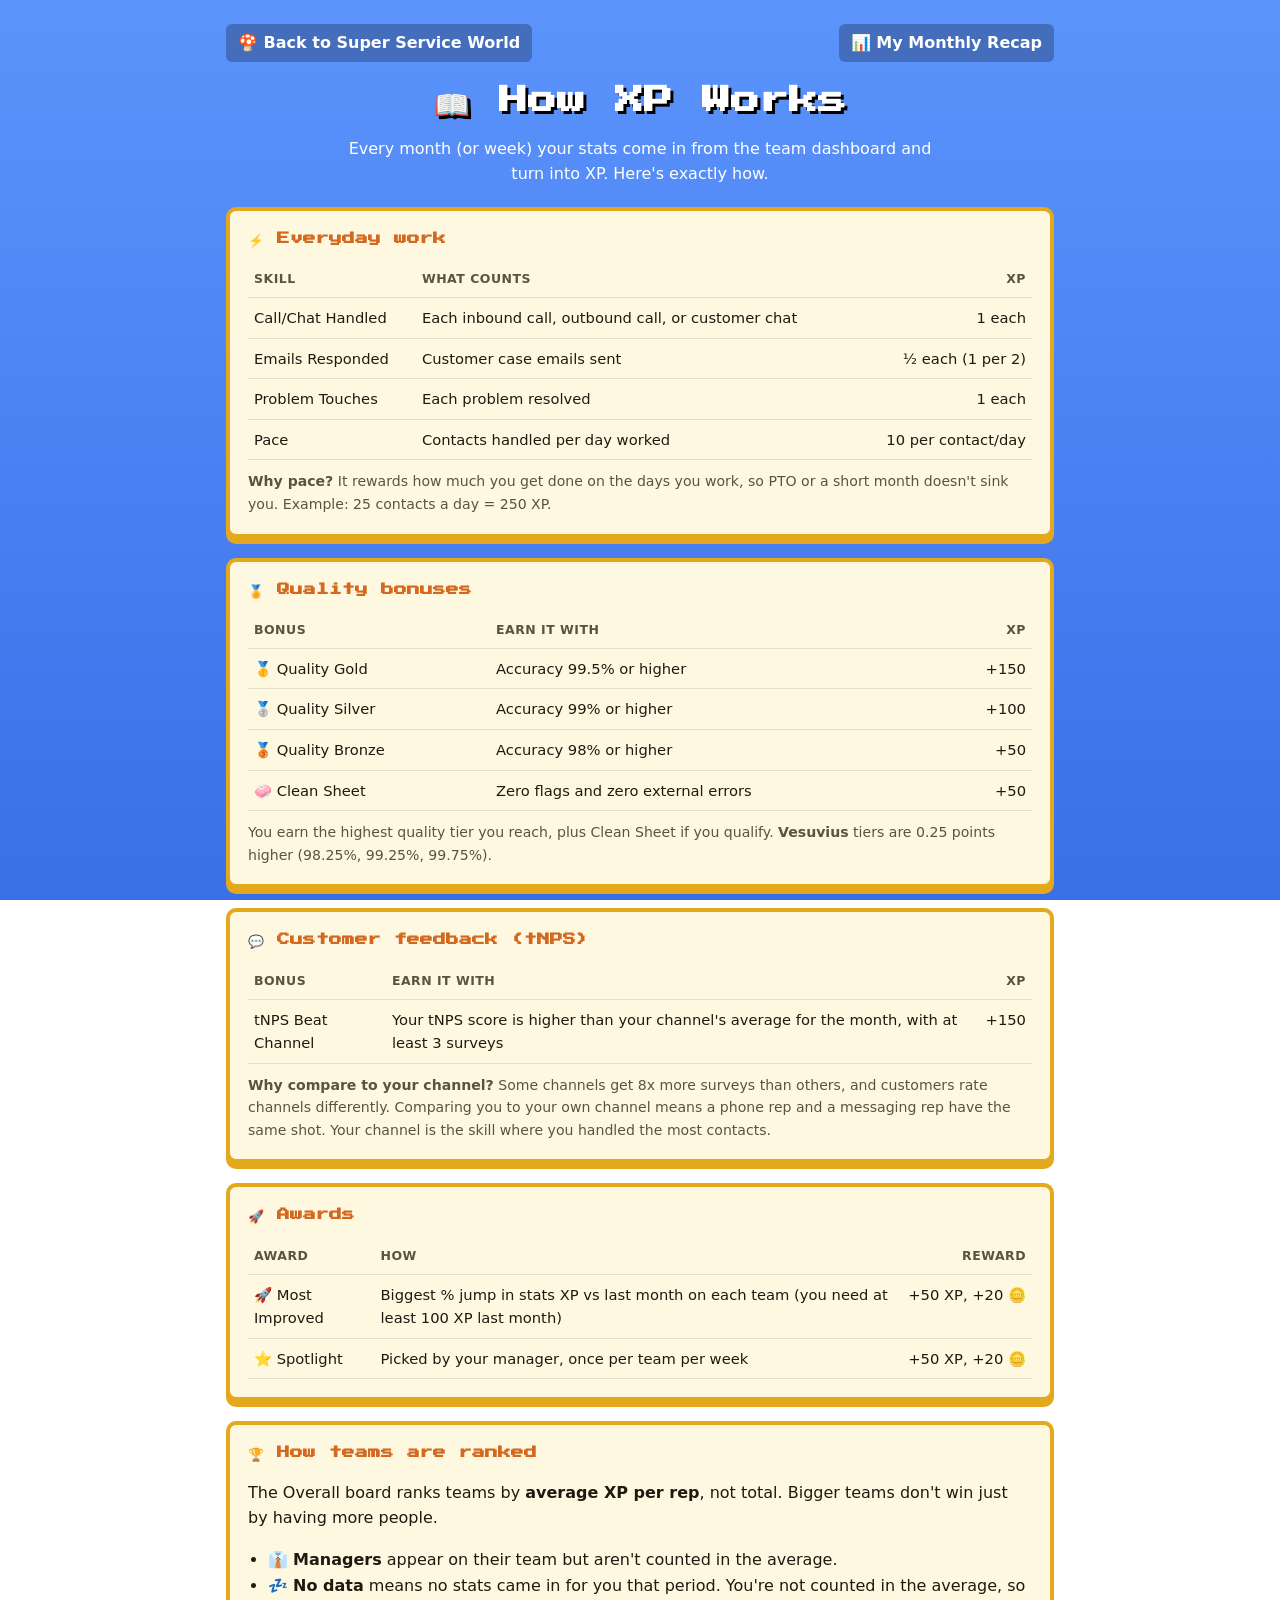
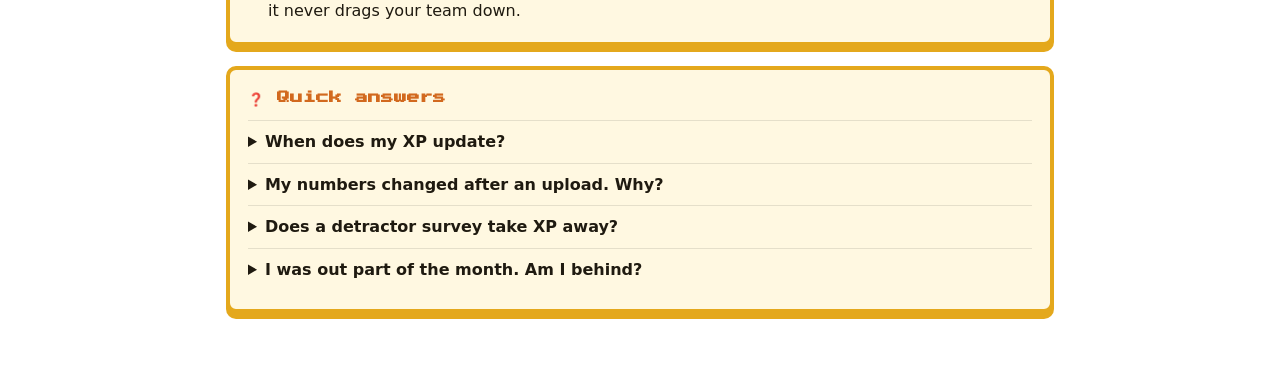
<file: how-xp.html>
<!DOCTYPE html>
<html lang="en">
<head>
<meta charset="UTF-8">
<meta name="viewport" content="width=device-width, initial-scale=1.0">
<title>How XP Works</title>
<link rel="icon" href="data:image/svg+xml,<svg xmlns=%22http://www.w3.org/2000/svg%22 viewBox=%220 0 100 100%22><text y=%22.9em%22 font-size=%2290%22>📖</text></svg>">
<link href="https://fonts.googleapis.com/css2?family=Press+Start+2P&display=swap" rel="stylesheet">
<link rel="stylesheet" href="pages.css">
</head>
<body>
<main class="wrap">
  <nav class="topnav"><a href="./">🍄 Back to Super Service World</a><a href="recap.html">📊 My Monthly Recap</a></nav>
  <header class="hero">
    <h1>📖 How XP Works</h1>
    <p>Every month (or week) your stats come in from the team dashboard and turn into XP. Here's exactly how.</p>
  </header>

  <section class="card">
    <h2>⚡ Everyday work</h2>
    <table>
      <thead><tr><th>Skill</th><th>What counts</th><th>XP</th></tr></thead>
      <tbody>
        <tr><td>Call/Chat Handled</td><td>Each inbound call, outbound call, or customer chat</td><td>1 each</td></tr>
        <tr><td>Emails Responded</td><td>Customer case emails sent</td><td>½ each (1 per 2)</td></tr>
        <tr><td>Problem Touches</td><td>Each problem resolved</td><td>1 each</td></tr>
        <tr><td>Pace</td><td>Contacts handled per day worked</td><td>10 per contact/day</td></tr>
      </tbody>
    </table>
    <p class="note"><b>Why pace?</b> It rewards how much you get done on the days you work, so PTO or a short month doesn't sink you. Example: 25 contacts a day = 250 XP.</p>
  </section>

  <section class="card">
    <h2>🏅 Quality bonuses</h2>
    <table>
      <thead><tr><th>Bonus</th><th>Earn it with</th><th>XP</th></tr></thead>
      <tbody>
        <tr><td>🥇 Quality Gold</td><td>Accuracy 99.5% or higher</td><td>+150</td></tr>
        <tr><td>🥈 Quality Silver</td><td>Accuracy 99% or higher</td><td>+100</td></tr>
        <tr><td>🥉 Quality Bronze</td><td>Accuracy 98% or higher</td><td>+50</td></tr>
        <tr><td>🧼 Clean Sheet</td><td>Zero flags and zero external errors</td><td>+50</td></tr>
      </tbody>
    </table>
    <p class="note">You earn the highest quality tier you reach, plus Clean Sheet if you qualify. <b>Vesuvius</b> tiers are 0.25 points higher (98.25%, 99.25%, 99.75%).</p>
  </section>

  <section class="card">
    <h2>💬 Customer feedback (tNPS)</h2>
    <table>
      <thead><tr><th>Bonus</th><th>Earn it with</th><th>XP</th></tr></thead>
      <tbody>
        <tr><td>tNPS Beat Channel</td><td>Your tNPS score is higher than your channel's average for the month, with at least 3 surveys</td><td>+150</td></tr>
      </tbody>
    </table>
    <p class="note"><b>Why compare to your channel?</b> Some channels get 8x more surveys than others, and customers rate channels differently. Comparing you to your own channel means a phone rep and a messaging rep have the same shot. Your channel is the skill where you handled the most contacts.</p>
  </section>

  <section class="card">
    <h2>🚀 Awards</h2>
    <table>
      <thead><tr><th>Award</th><th>How</th><th>Reward</th></tr></thead>
      <tbody>
        <tr><td>🚀 Most Improved</td><td>Biggest % jump in stats XP vs last month on each team (you need at least 100 XP last month)</td><td>+50 XP, +20 🪙</td></tr>
        <tr><td>⭐ Spotlight</td><td>Picked by your manager, once per team per week</td><td>+50 XP, +20 🪙</td></tr>
      </tbody>
    </table>
  </section>

  <section class="card">
    <h2>🏆 How teams are ranked</h2>
    <p>The Overall board ranks teams by <b>average XP per rep</b>, not total. Bigger teams don't win just by having more people.</p>
    <ul>
      <li>👔 <b>Managers</b> appear on their team but aren't counted in the average.</li>
      <li>💤 <b>No data</b> means no stats came in for you that period. You're not counted in the average, so it never drags your team down.</li>
    </ul>
  </section>

  <section class="card">
    <h2>❓ Quick answers</h2>
    <details><summary>When does my XP update?</summary><p>When your manager uploads the month's (or week's) stats. Your XP for that period appears all at once.</p></details>
    <details><summary>My numbers changed after an upload. Why?</summary><p>If stats are re-uploaded for the same period, the new numbers <b>replace</b> the old ones. XP is never counted twice.</p></details>
    <details><summary>Does a detractor survey take XP away?</summary><p>No. Nothing in Super Service World takes XP away. A low score just means you don't earn that month's tNPS bonus.</p></details>
    <details><summary>I was out part of the month. Am I behind?</summary><p>Less than you'd think. Pace and quality bonuses are based on the days you worked, not how many.</p></details>
  </section>
</main>
</body>
</html>
</file>
<file: pages.css>
/* Shared styles for the How XP Works and Monthly Recap pages */
:root {
  --sky-top: #5c94fc; --sky-bottom: #3a6fe8;
  --card: #fff8e1; --card-border: #e4a81c; --ink: #1f1a10; --muted: #5b5240;
  --accent: #d2691e; --gold: #fbd34d; --good: #1e8e3e; --bad: #c62828;
}
* { box-sizing: border-box; }
body {
  margin: 0; min-height: 100vh; color: var(--ink);
  background: linear-gradient(180deg, var(--sky-top), var(--sky-bottom)) fixed;
  font: 16px/1.6 system-ui, -apple-system, "Segoe UI", Roboto, sans-serif;
}
h1, h2, .pixel { font-family: 'Press Start 2P', cursive; }
.wrap { max-width: 860px; margin: 0 auto; padding: 24px 16px 48px; }
.topnav { display: flex; flex-wrap: wrap; gap: 12px; justify-content: space-between; margin-bottom: 16px; }
.topnav a { color: #fff; font-weight: 600; text-decoration: none; background: rgba(0,0,0,.25); padding: 6px 12px; border-radius: 6px; }
.topnav a:hover { background: rgba(0,0,0,.4); }
.hero { text-align: center; color: #fff; margin-bottom: 20px; }
.hero h1 { font-size: clamp(1.1rem, 4vw, 1.8rem); text-shadow: 3px 3px 0 #000; margin: 8px 0 12px; }
.hero p { margin: 0 auto; max-width: 600px; }
.card { background: var(--card); border: 4px solid var(--card-border); box-shadow: 0 6px 0 var(--card-border); border-radius: 10px; padding: 18px; margin-bottom: 20px; }
.card h2 { font-size: .8rem; line-height: 1.6; margin: 0 0 12px; color: var(--accent); }
table { width: 100%; border-collapse: collapse; font-size: .92rem; }
th, td { text-align: left; padding: 8px 6px; border-bottom: 1px solid rgba(0,0,0,.1); vertical-align: top; }
th { font-size: .78rem; text-transform: uppercase; letter-spacing: .04em; color: var(--muted); }
td:last-child, th:last-child { text-align: right; white-space: nowrap; }
.note { font-size: .88rem; color: var(--muted); margin: 10px 0 0; }
ul { padding-left: 20px; margin: 8px 0 0; }
details { border-top: 1px solid rgba(0,0,0,.1); padding: 8px 0; }
details summary { cursor: pointer; font-weight: 600; }
details p { margin: 6px 0 0; color: var(--muted); }
.controls { display: flex; flex-wrap: wrap; gap: 10px; align-items: center; justify-content: center; margin-bottom: 18px; }
select, button { font: inherit; padding: 8px 10px; border-radius: 6px; border: 2px solid #000; background: var(--gold); color: #000; cursor: pointer; }
.stats { display: grid; grid-template-columns: repeat(auto-fit, minmax(150px, 1fr)); gap: 12px; }
.stat { background: #fff; border: 3px solid var(--card-border); border-radius: 8px; padding: 12px; text-align: center; }
.stat .label { font-size: .75rem; color: var(--muted); text-transform: uppercase; letter-spacing: .04em; }
.stat .value { font-family: 'Press Start 2P', cursive; font-size: 1.05rem; margin-top: 8px; }
.stat .sub { font-size: .8rem; margin-top: 6px; }
.up { color: var(--good); } .down { color: var(--bad); } .flat { color: var(--muted); }
.chips { display: flex; flex-wrap: wrap; gap: 8px; }
.chip { background: #fff; border: 2px solid var(--card-border); border-radius: 999px; padding: 4px 10px; font-size: .85rem; }
.bar { height: 10px; background: rgba(0,0,0,.08); border-radius: 5px; overflow: hidden; }
.bar > span { display: block; height: 100%; background: linear-gradient(90deg, #4caf50, #8bc34a); }
.center { text-align: center; }
.muted { color: var(--muted); }
@media (max-width: 520px) { td, th { font-size: .82rem; } }
</file>
